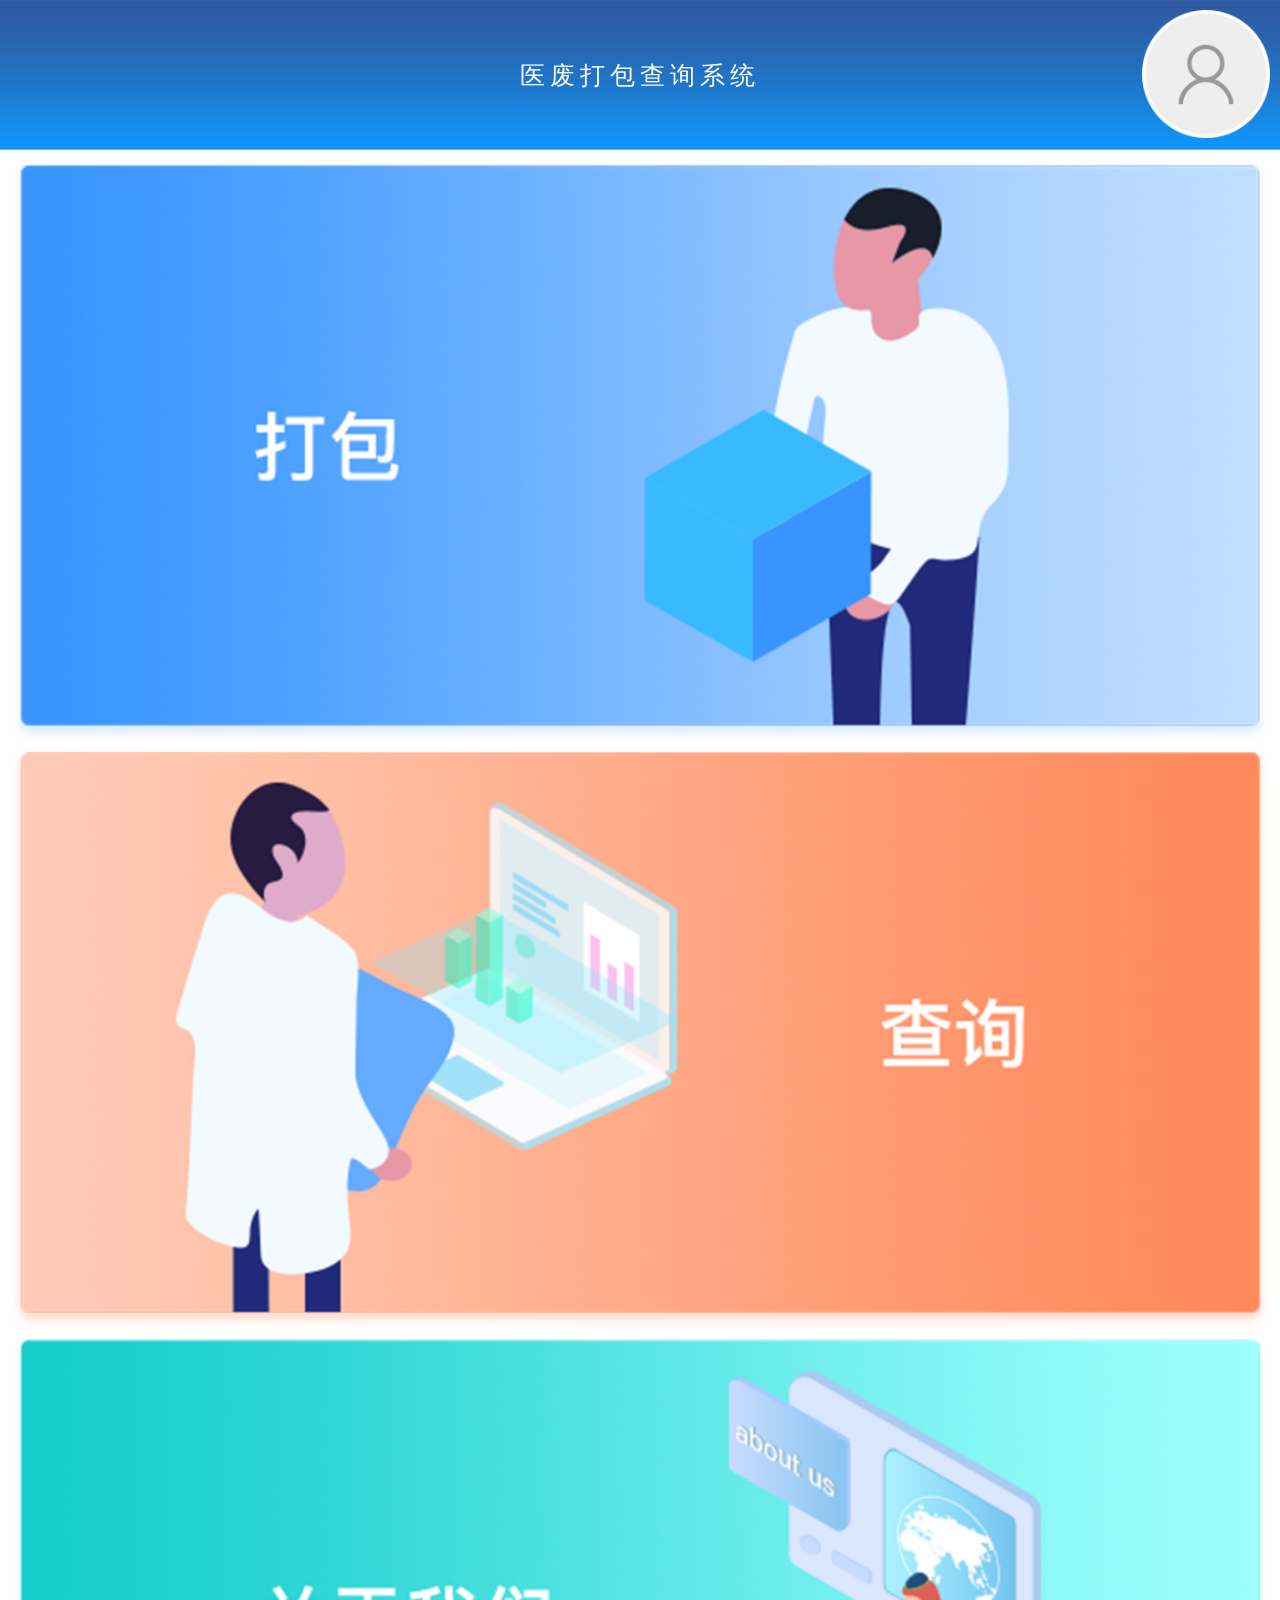
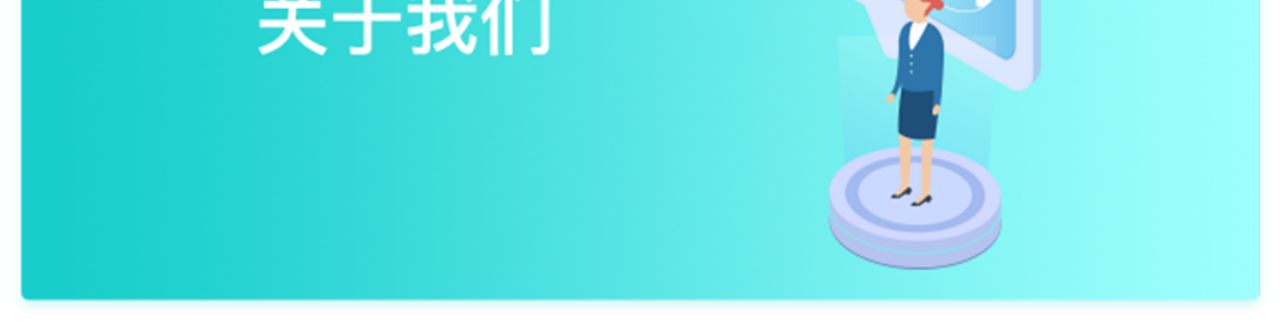
<file: index.html>
<!DOCTYPE html>
<html>
<head>
    <meta charset="utf-8">
    <meta name="viewport" content="width=device-width,initial-scale=1,minimum-scale=1,maximum-scale=1,user-scalable=no" />
    <title></title>   
    <link href="css/mui.min.css" rel="stylesheet"/> 
    <link href="css/index.css" rel="stylesheet"/> 
    <style type="text/css">
			html,body{
				margin: 0;
				padding: 0;
			}
    	html{
    		font-size: 10px;
    		background-color: white;
    	}
		.homeTop {
		    position: relative;
		    background: url("images/bg.png");
		    height: 10rem;
		    background-size: 100% 100%;
		}

		.homeTop .code{
			position: absolute;
			top:1rem;
			right: 1rem;
			width: 10%;
		}
		.homeTop span {
		    color: white;
		    font-weight: 500;
		    font-size: 2.5rem;  
				letter-spacing: .5rem;
		}
		ul{
			padding: 1rem 1rem 0 1rem !important;
		}
		ul img{
			width: 100%;
		}
		.mui-table-view img:active{
			box-shadow: 3px 5px 5px #9c8f8f;
		}
		.mui-table-view:after{
			display: none;
		}
		.homeTop .code{
			position: absolute;
			top:1rem;
			right: 1rem;
		}
		@media only screen and (min-width: 320px){
			.homeTop{
				height: 11rem;
			} 
		}
		@media only screen and (min-width: 375px){
				.homeTop{
					height: 13rem;
				} 
		}
		@media only screen and (min-width: 414px){
				.homeTop{
					height: 15rem;
				} 
		}

    </style>
</head>
<body>
	<div class="mui-content" id='content' >
		<div class="homePage_top">
			<!--标题-->
			<div class="homeTop rowf ac M">
	            <span class="text_center">医废打包查询系统</span>
	            <img class="code" src="images/user.png" >
	        </div>
	        
		    <ul class="mui-table-view">	
	      </ul>
	   </div>
	</div>
</body>
</html>
<script src="js/mui.min.js"></script>
<script src="js/index.js"></script>
<script src="js/jquery-3.0.0.min.js"></script>
<script src="js/vue.js"></script>
<script type="text/javascript" charset="utf-8">
      	mui.init();
		mui.plusReady(function(){
				plus.runtime.getProperty(plus.runtime.appid,function(inf){
　　　　　　vm.old_version=inf.version;
　　　　});
			//最新版本下载
   			vm.updata();
		});
//    	模块功能展示
      	var img= [
					{ModuleKey: "Pack", pic: "images/pack_3.png"},
      	{ModuleKey: "Search", pic: "images/search_3.png"},     	
      	{ModuleKey: "aboutUs", pic:"images/about_3.png"}];
				var html = '';
      	img.map(function(item,index){					
      		html+='<li class="'+item.ModuleKey+'">'+      	
      						'<img  src="'+item.pic+'" alt="">'+
      						'</li>'; 					
      	});
				$('.homePage_top .mui-table-view').append(html);
				   	
      	
		var vm = new Vue({
            el:'#content',
            data:{
            	old_version:''
            },
            methods:{
            	updata:function(a){
            		that = this;  
							$.get(url_all+"/api/PackMobileV1/GetLastVersion",
								{ },
								function(data){
									if(that.old_version.replace('.', '')<data.data.PackageVersion.replace('.', '')){
										var btnArray = ['否', '是'];
										mui.confirm('已有最新版本是否下载？', '提示', btnArray, function(e) {
											if (e.index == 1) {
												mui.toast('正在下载最新版本')
															var ua = navigator.userAgent.toLowerCase();
															 if(/iphone|ipad|ipod/.test(ua)) {
														plus.runtime.openURL(data.data.Url);
														}else if(/android/.test(ua)){
													var dtask = plus.downloader.createDownload( data.data.Url, {}, function ( d, status ) {
															if ( status == 200 ) { // 下载成功
																	var path = d.filename;
																	plus.runtime.install(path);  // 安装下载的apk文件
															} else {//下载失败			
																	mui.toast( "Download failed: " + status ); 
															}  
													});
													dtask.start(); 
														}else{
															return ;
														}
												
																						
											} else {
												mui.toast('取消下载')
											}
										})
										
									}else{
										mui.toast('已经是最新版本')
									}
								}
							);

            	}           	

            }  
   		});
//		进入模块
		$('.mui-table-view').on('tap','li',function(){
			if(plus.networkinfo.getCurrentType() == plus.networkinfo.CONNECTION_UNKNOW || plus.networkinfo.getCurrentType() == plus.networkinfo.CONNECTION_NONE) {
					plus.nativeUI.toast("当前网络异常，请检查后重试");
					return;
			}
			var html = $(this).attr('class');
      			var pageOne = plus.webview.getWebviewById(html);
						if(pageOne == null){
							mui.openWindow({
								url: 'html/'+html+'/'+html+'.html', 
								id:html,
								show:{
										aniShow:'slide-in-right',
										duration:300
									},
								waiting:{
									autoShow:false
								}
							});
						}else{
							pageOne.close();
						};
      	})	;
				mui('.homeTop').on('tap','.code',function(){
					mui.openWindow({
						url: 'html/personal/personal.html', 
						id:'personal',
						show:{
								aniShow:'slide-in-right',
								duration:300
							},
						waiting:{
							autoShow:false
						}
					});			    
				});
				
      	      	
      	/**
		 * Android返回键处理（IOS只能通过home键来杀掉程序）
		 * 返回逻辑：一秒内连续点击两次，退出程序；
		 * 这个官方已经写的很明白了，这里需要加上这一段代码，防止返回到入口页面；
		 */
		var first = null;
		mui.back = function() {
			if (!first) {
				first = new Date().getTime();
				plus.nativeUI.toast("再按一次退出应用");
				setTimeout(function() {
					first = null;
				}, 1000);
			} else {
				if (new Date().getTime() - first < 1000) {
					plus.runtime.quit();
				}
			}
		}
    </script>
</file>
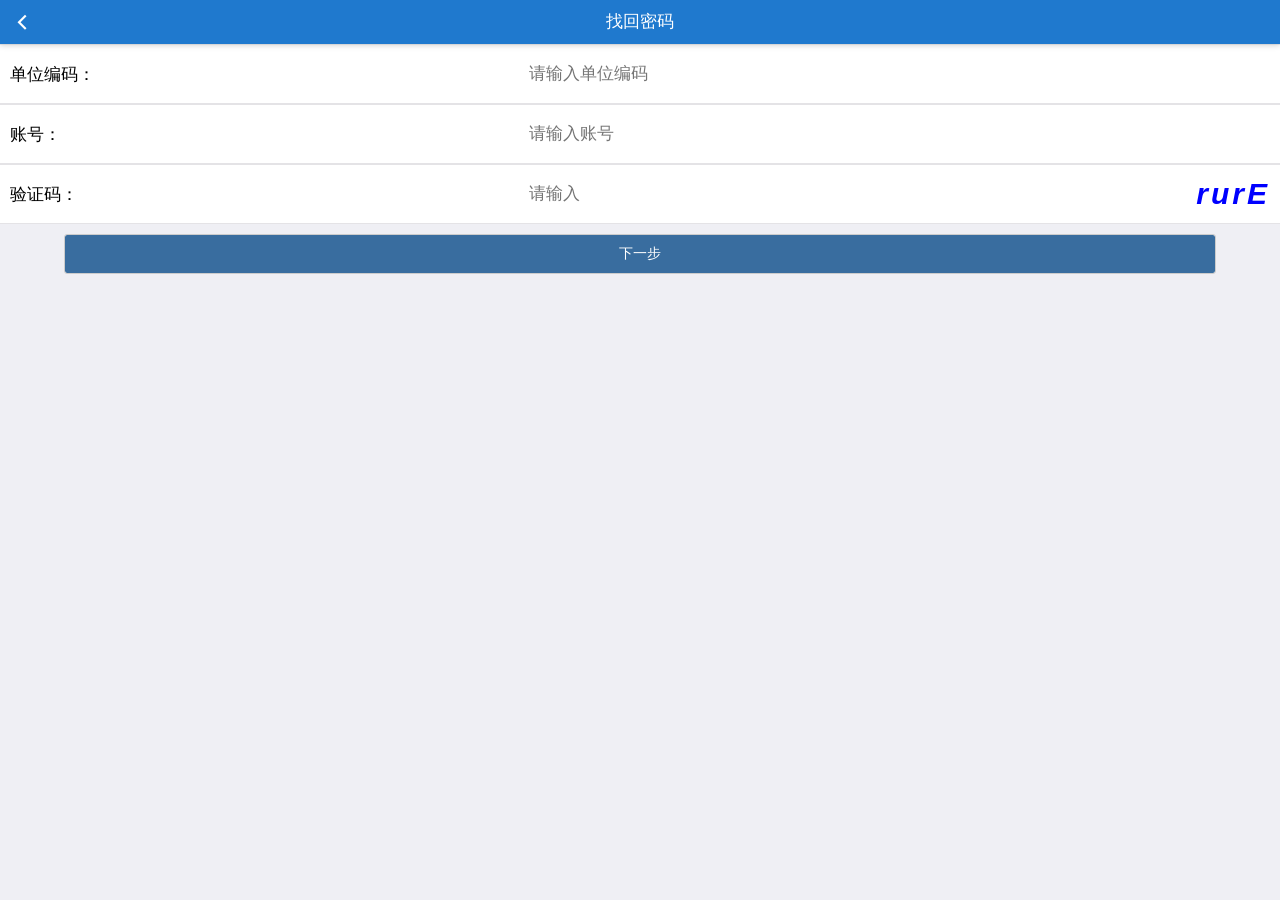
<file: html/login/forget_1.html>
<!DOCTYPE html>
<html>
	<head>
		
		<meta charset="UTF-8">
		<meta name="viewport" content="width=device-width, initial-scale=1.0" />
		<meta http-equiv="X-UA-Compatible" content="ie=edge" />
		<title></title>
	</head>
		<link rel="stylesheet" href="../../css/mui.min.css">
		<link rel="stylesheet" href="../../css/index.css">
		<style>
			html{
				font-size: 10px;
			}
			.mui-bar .mui-title{
				text-align: center;
			}
			.mui-input-group {
			    position: relative;
			    padding: 0;
			    border: 0;
			    background-color: #fff;
			    width: 100%;
			    padding:1rem;
					
			}
			.mui-input-row.right label{
				float: right;
			}
			.mui-btn{
				width: 90%;
			    margin: 1rem 5%;
			    height: 4rem;
			    background-color: #396d9f;
			    color: white;
			}
			.mui-input-row label{
				 line-height: 1.7;
				 border:none

			}
			.mui-input-group .mui-input-row {
			    height: 50px;
			    border:none;
			}
			.code {
			        /* background: url(code_bg.jpg); */
			    font-family: Arial;
			    font-style: italic;
			    color: blue;
			    font-size: 30px;
			    line-height: 40px;
			    border: 0;
			    /* padding: 2px 3px; */
			    letter-spacing: 3px;
			    font-weight: bolder;

			}
			.mui-input-row label~input {
			    padding: 10px;
			    border: none;
			    height: 50px;
			    line-height: 50px;
			}
			.mui-bar-nav {
			    background-color: #1F79CE;
			    color: white;
			}
			.mui-title {
			    color: #fff;
			}
			a {
			    color: #fff;
			}
			/*//////////////////*/
			.mui-input-group input{
			    border: none;
			    height: 40px;
			    margin-bottom: 0;
			    color: #333333;
			}
			input.mui-input-clear:focus{
				border: none;color: #396d9f;}//光标颜色
			#content .mui-input-group:nth-child(1){
				margin-top: .5rem;
			}
									
		</style>
	<body>
		<!--导航栏-->
		<header  id="header" class="mui-bar mui-bar-nav">
		    <a class="mui-action-back mui-icon mui-icon-left-nav mui-pull-left"></a>
		    <h1 class="mui-title">找回密码</h1>
		</header>
		<div class="mui-content" id='content'>
		    
			<form class="mui-input-group">
			    <div class="rowf be text_center">
			    	<span class="col-30 rowf ac M">单位编码：</span>
			        <input type="text" class="mui-input-clear col-60" v-model='unitCoding'  placeholder="请输入单位编码">
			    </div>
			</form>
			<form class="mui-input-group">
			    <div class="rowf be text_center">
			    	<span class="col-30 rowf ac M">账号：</span>
			        <input type="text" class="mui-input-clear col-60" v-model='num'  placeholder="请输入账号">
			    </div>
			</form>
			<form class="mui-input-group">
			    <div class="rowf be">
			    	<span class="col-30 rowf ac M">验证码：</span>
			    	<div class="col-60 rowf be">
			    		<input type="text" class="mui-input-clear col-50" placeholder="请输入" v-model ='pass'>	
			        	<div class="code col-40" id="checkCode" @click="createCode()" ></div>
			    	</div>
			        
			    </div>
			</form>
			<button type="button" class="mui-btn" @click = 'forget()'>下一步</button>

		</div>
	</body>
</html>
	<script src="../../js/mui.min.js"></script>
	<script src="../../js/time.js"></script>
	<script src="../../js/jquery-3.0.0.min.js"></script>
	<script src="../../js/index.js" type="text/javascript" charset="utf-8"></script>
	<script type="text/javascript" src="../../js/vue.js"></script>

	<script type="text/javascript">
		mui.init();
   		var vm = new Vue({
		       	el:'#content',
		        data:{
		        	num:'',
		        	pass:'',
		        	code:'',
		        	name:'',
		        	nextCode:'',
		        	phone:'',
		        	show:false,
		        	unitCoding:'',
							Time:''
		        },
		        methods:{
		        	forget:function(){
		        		if (this.pass.length <= 0 ||this.num.length<=0 ) 
				            {
				                mui.toast("账号或验证码不能为空！");
				            }
				            else if (this.pass.toUpperCase() != this.code.toUpperCase()) 
				            {
				                mui.toast("验证码输入有误！");
//				                this.createCode();
				            }
				            else 
				            {       
				                that = this;												
												if(moment().unix() - localStorage.getItem('Time')>60 || !localStorage.getItem('Time')){
													$.get(url_all+"/api/PackMobileV1/ForgetPassword?",
														{ Username:vm.num,
															CompanyCode:vm.unitCoding,
															},
														function(data){
															that.phone = data.data;
															localStorage.setItem('Mobile',data.data);
															localStorage.setItem('code',vm.unitCoding);
															localStorage.setItem('Username',vm.num);
															localStorage.setItem('Time',moment().unix());	
														
																//进入下一级
															mui.openWindow({
																url: 'forget_2.html', 
																id:'forget_2',
																extras:{ 
																		},
																show:{
																		aniShow:'slide-in-right',
																		duration:300
																	},
																waiting:{
																	autoShow:false
															}
														});
														}
													);
												}else{
														//进入下一级
													mui.openWindow({
															url: 'forget_2.html', 
															id:'forget_2',
															show:{
																	aniShow:'slide-in-right',
																	duration:300
																},
															waiting:{
																autoShow:false
														}
													})
												
				               }

				            }
		        		
		        	},
		        	createCode:function(){
		        		code = "";
			            var codeLength = 4; //验证码的长度
			            var checkCode = document.getElementById("checkCode");
			            var codeChars = new Array( 
			            'a','b','c','d','e','f','g','h','i','j','k','l','m','n','o','p','q','r','s','t','u','v','w','x','y','z',
			            'A', 'B', 'C', 'D', 'E', 'F', 'G', 'H', 'I', 'J', 'K', 'L', 'M', 'N', 'O', 'P', 'Q', 'R', 'S', 'T', 'U', 'V', 'W', 'X', 'Y', 'Z'); //所有候选组成验证码的字符，当然也可以用中文的
			            for (var i = 0; i < codeLength; i++) 
			            {
			                var charNum = Math.floor(Math.random() * 52);
			                code += codeChars[charNum];
			            }
			            if (checkCode) 
			            {
			                checkCode.className = "code";
			                checkCode.innerHTML = code;
			                this.code = code;
			            }
		        	}
		
		        }
			});
		vm.createCode();
	</script>
</file>
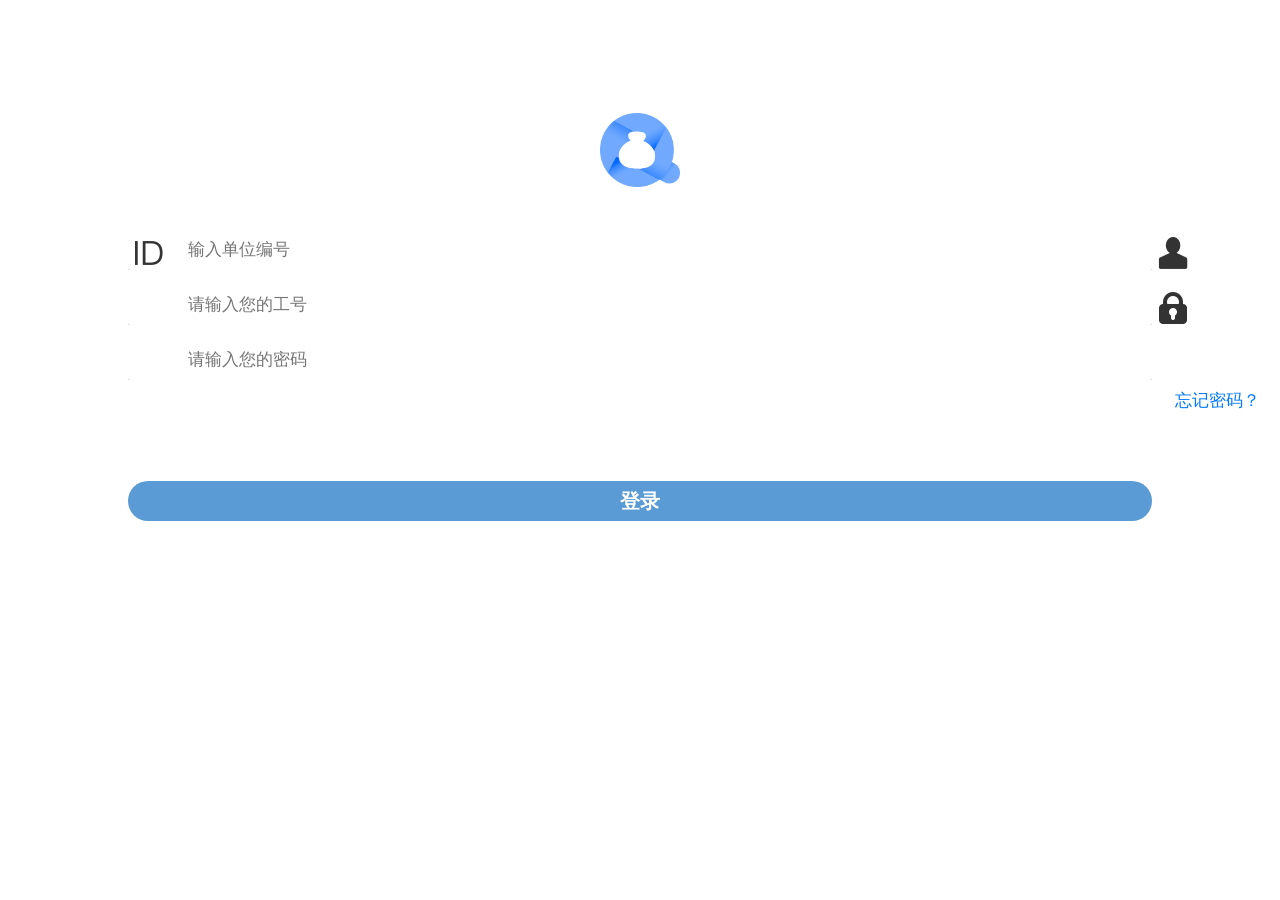
<file: html/login/login.html>
<!DOCTYPE html>
<html>
    <head>
        <meta charset="utf-8">
        <title>登录</title>
        <meta name="viewport" content="width=device-width,initial-scale=1,minimum-scale=1,maximum-scale=1,user-scalable=no" />
        <meta name="apple-mobile-web-app-capable" content="yes">
        <meta name="format-detection" content="telephone=no">
        <meta name="apple-mobile-web-app-status-bar-style" content="black">
        <link rel="stylesheet" href="../../css/mui.min.css">
        <link rel="stylesheet" href="../../css/index.css" />
        <style>
        	html{
        		font-size: 10px;
        	}
        .mui-content {
				background:white;
				margin: 0;
				padding: 0;
			}
		.login{width: 100%;
			height: 100%;
			}
		.wraper{
			width: 100%;
			height: auto;
			color: rgb(128, 128, 128);
		}
		.logo-photo{
			width: 10rem;
			height: 10rem;
			text-align: center;
			margin: 10rem auto 0;
		}
		.logo-photo>img{
			width: 8rem;
		}
		.login-input{
			width: 80%;
			height: 15rem;
			margin:6rem auto 0;
			
		}
		.login-inline{
			    font-family: "微软雅黑";
		    border: 0;
		    font-size: 16px;
		    border-bottom: 2px solid #ddd;
		    padding: 10px 0 10px 0px;
		}
		.login-btn{
			width: 100%;
			text-align: center;
			margin-top: 3rem;
		}
		.login-btn button{
			width: 80%;
			height: 4rem;
			background-color: rgb(90,155,213);
			border-radius: 2rem;
			border: 0;
			font-size: 2rem;
			font-weight: 600;
			color: #fff;
			margin-top:3rem;
		}      
		.mui-btn-success{color:#fff;border:1px solid #00BFFF;background-color:#00BFFF}
		#content input{
			border: none;
		}
		body{
			background-color: white;
		}
		.forget a{
			margin: 1rem 2rem;
		}
		input[type=text],input[type=password]{
			padding: 1rem 6rem;
		}
		.item.item-input{
			position: relative;
		}
		.input_img{
			position: absolute;
			top: 0.6rem;
    		left: 0.5rem;
		}
		.border.col-100 + div{
			margin: 1rem 0;
		}
        </style>
    </head>
    <body >
        <div class="mui-content" id='content'>
        	<div class="wraper">
         	<div class="logo-photo rowf M ac">
         		<img src="../../images/login_icon.png"/>
         	</div>
         	<div class="list login-input" style="margin-top: 3rem;position: relative;">
			    <label class="item item-input login-inline">
			    	<img class="input_img" src="../../images/id_login.png" alt="" />
				    <input type="text" id='code' v-model="code" placeholder="输入单位编号" >
				  </label>
			    <label class="item item-input login-inline">
			    	<img class="input_img" src="../../images/people_login.png" alt="" />
				    <input type="text" v-model="name" id="name" placeholder="请输入您的工号" autofocus >
				     <span class="input-label" style="display: none;">请输入工号</span>
				  </label>				  
				  <label class="item item-input login-inline">
				  	<img class="input_img" src="../../images/password.png" alt="" />
				    <input type="password" id='password' v-model="password" placeholder="请输入您的密码" >
				  </label>	
			</div>
			<div class="forget rowf R">
				<a id='forget'>忘记密码？</a>	
			</div>

         	<!--*****************-->
         	<div class="login-btn" style="position: relative;">
         		<div style="position: absolute;top:-1rem;text-align: center;width: 100%;" class="rowf M ac"  v-if = 'show'><p class="h4" style="color:red">账号或密码不正确</p></div>
         		<button id='login' @click="login()">登录</button>
         	</div>
         </div>  
		</div>
        <script src="../../js/mui.min.js" type="text/javascript" charset="utf-8"></script>
        <script type="text/javascript" src='../../js/jquery-3.0.0.min.js'></script>
        <script src="../../js/index.js" type="text/javascript" charset="utf-8"></script>
        <script type="text/javascript" src="../../js/vue.js"></script>
		<script type="text/javascript">
             mui.init();
			document.addEventListener('plusready', function(){			
				if(plus.networkinfo.getCurrentType() == plus.networkinfo.CONNECTION_UNKNOW || plus.networkinfo.getCurrentType() == plus.networkinfo.CONNECTION_NONE) {
					plus.nativeUI.toast("当前网络异常，请检查后重试");
					return;
				}
	        	
			}, false);
			
				
			document.getElementById('forget').addEventListener('tap', function() {
			     mui.openWindow({
			         url: 'forget_1.html', 
			         id:'forget_1',
			         show:{
			            aniShow:'slide-in-right',
			            duration:300
			          },
			         waiting:{
			          autoShow:false
			         }
			    });
			});

	   		var vm = new Vue({
	               	el:'#content',
	                data:{
	                	name:'',
	                	password:'',
	                	code:'',
	                	show:false,
	                	info:'',
	                	endemicAreaId:'',
	                	personMesg:[]
                	
	                },
	                methods:{
//	                	登陆按钮  登陆
	                	login:function(){
	                		
	                		that = this;
//		                		if(plus.networkinfo.getCurrentType() == plus.networkinfo.CONNECTION_UNKNOW || plus.networkinfo.getCurrentType() == plus.networkinfo.CONNECTION_NONE) {
//									plus.nativeUI.toast("当前网络异常，请检查后重试");
//									return;
//								}
							$.ajax({
								url: url_all+'/api/PackMobileV1/Login?',		 
								dataType: 'json',
								data:{
									CompanyCode:that.code,
									Username:that.name,
						    	Password:that.password
								},
								method: 'get',
								success: function(data) {
									console.log(data.data)
									that.personMesg = data.data;
									if(that.personMesg){
		//								存储登陆人员信息
										localStorage.setItem('Code',that.code);
										localStorage.setItem('name',that.name);
										localStorage.setItem('password',that.password);
		        				localStorage.setItem('CanPack',that.personMesg.CanPack);
										localStorage.setItem('Name',that.personMesg.Name);
										localStorage.setItem('Mobile',that.personMesg.Mobile);
										localStorage.setItem('CanTrans',that.personMesg.CanTrans);
										localStorage.setItem('CompanyId',that.personMesg.CompanyId);
										localStorage.setItem('MyUserId',that.personMesg.MyUserId);
										localStorage.setItem('Username',that.personMesg.Username);
										localStorage.setItem('Modules',JSON.stringify(that.personMesg.Modules));
										localStorage.setItem('Partitions',JSON.stringify(that.personMesg.Partitions));
		//								打开首页
					            		mui.openWindow({
									         url: '../../index.html', 
									         id:'index',
										     extras:{
						                    	today:that.personMesg.Modules,
						               		},
									         show:{
									            aniShow:'slide-in-right',
									            duration:300
									          },
									         waiting:{
									          autoShow:false
									    	}
									    });
										that.show = false;
									}else{
										that.show = true;
									}
								},
								error: function(xhr) {
									//异常处理；
									mui.toast('服务器连接错误')
								}
							})

	                	},
//	                	忘记密码  重新注册
	                	forget:function(){
	                		mui.openWindow({
						         url: 'forget_1.html', 
						         id:'forget_1',
						         extras:{
			                    	CompanyCode:that.personMesg.CompanyCode,
			                    	Username:that.personMesg.Username
			               		},
						         show:{
						            aniShow:'slide-in-right',
						            duration:300
						          },
						         waiting:{
						          autoShow:false
						    	}
						    });
	                	},

	                }
	        });
//      	记住密码
	        if(localStorage.getItem('name')){
	        	vm.name=localStorage.getItem('name');
	        };
	        if(localStorage.getItem('password')){
	        	vm.password=localStorage.getItem('password');
	        };
	        if(localStorage.getItem('Code')){
	        	vm.code=localStorage.getItem('Code');
	        	
	        };
	        /**
			 * Android返回键处理（IOS只能通过home键来杀掉程序）
			 * 返回逻辑：一秒内连续点击两次，退出程序；
			 * 这个官方已经写的很明白了，这里需要加上这一段代码，防止返回到入口页面；
			 */
			var first = null;
			mui.back = function() {
				if (!first) {
					first = new Date().getTime();
					plus.nativeUI.toast("再按一次退出应用");
					setTimeout(function() {
						first = null;
					}, 1000);
				} else {
					if (new Date().getTime() - first < 1000) {
						plus.runtime.quit();
					}
				}
			}


        </script>
    </body>
</html>
</file>
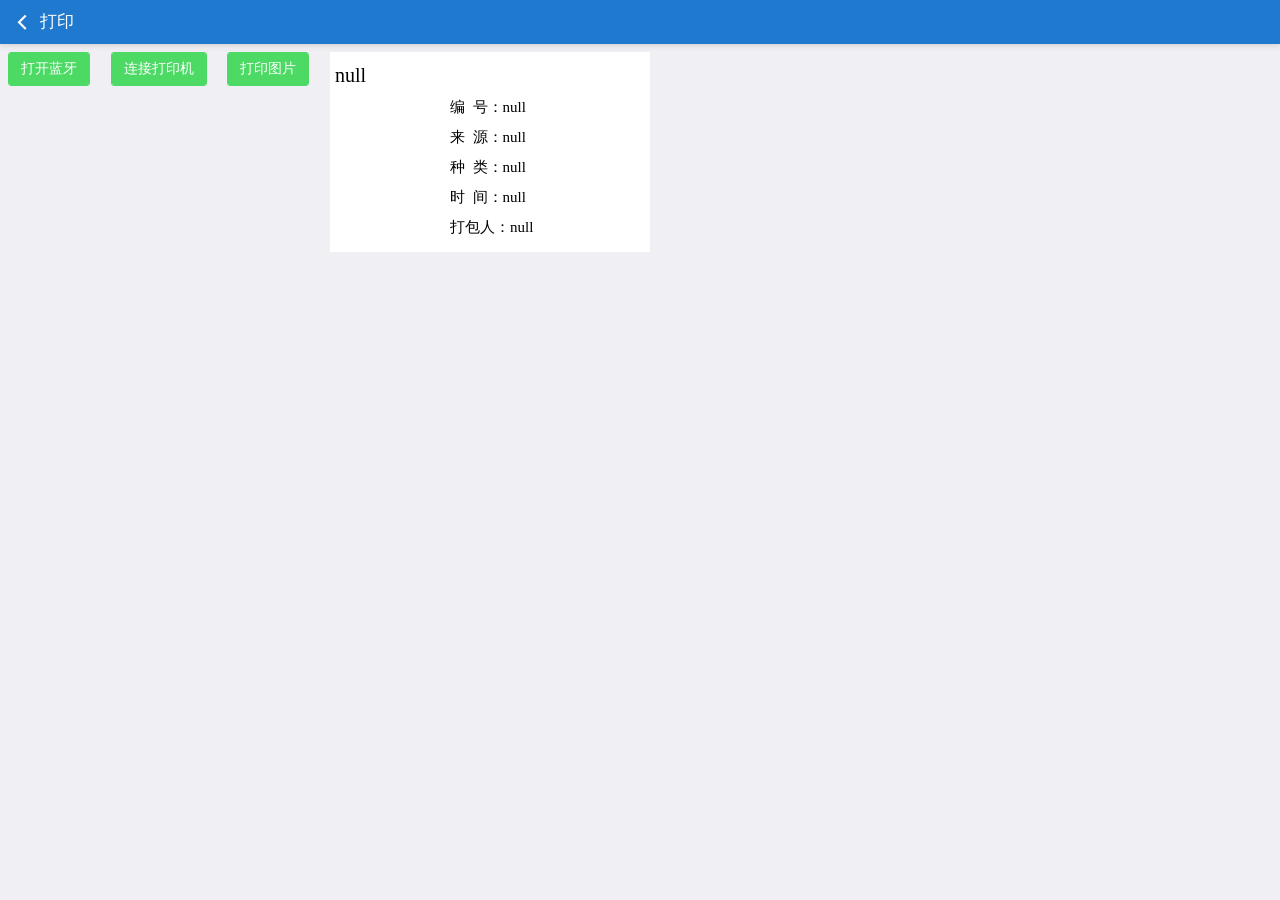
<file: html/Pack/pack_1.html>
<!DOCTYPE html>
<html>

	<head>
		<meta charset="utf-8">
		<meta name="viewport" content="width=device-width,initial-scale=1,minimum-scale=1,maximum-scale=1,user-scalable=no" />
		<title></title>
		<script src="../../js/mui.min.js"></script>
		<link href="../../css/mui.min.css" rel="stylesheet" />
		<link href="../../css/index.css" rel="stylesheet" />
		<style type="text/css">
			.mui-bar-nav {
				background-color: #1F79CE;
				color: white;
			}
			
			.mui-bar .mui-title {
				color: white;
			}
			
			.mui-bar-nav.mui-bar .mui-icon {
				color: white;
			}
			
			#container,
			#imgId,
			#qrcode {
				background-color: white;
			}
			
			#qrcode {
				display: none;
			}
			@media only screen and (min-width: 310px){
				#container{
					margin: 0;
				} 
			}
			@media only screen and (min-width: 360px){
				#container{
					margin: 0.5rem ;
				} 
			}
			.mui-content .btn,#container{
				margin: 0.5rem ;
			}
		</style>
		<script type="text/javascript" charset="utf-8">
			mui.init();
		</script>
	</head>

	<body>
		<!-- 顶部导航 -->
		<header class="mui-bar mui-bar-nav bgc_main head">
			<a class="mui-action-back mui-icon mui-icon-left-nav mui-pull-left"></a>
			<h1 class="mui-title">打印</h1>
		</header>
		<div class="mui-content">
			<button class="btn mui-btn-green" onclick="openBluetoothPrinter()">打开蓝牙</button>
			<button class="btn mui-btn-green" onclick="connectBluetoothPrinter()">连接打印机</button>
			<button class="btn mui-btn-green" onclick="printImg()">打印图片</button>
			<canvas id="container" width="320" height="200" >				
		</div>
		<div id='qrcode'></div>
		<script src="../../js/jquery-3.0.0.min.js"></script>
		<script src="../../js/time.js"></script>
		<script src="../../js/plugin.js" type="text/javascript" charset="utf-8"></script>
		<script type="text/javascript" src="http://cdn.staticfile.org/jquery.qrcode/1.0/jquery.qrcode.min.js"></script>
		<script src="../../js/vue.js"></script>
		<script type="text/javascript">
			//判断缓存的设备地址
			var vm = new Vue({
				el: '.mui-content',
				data: {
					printerCode: '',
					title: '',
					code: '',
					from: '',
					kind: '',
					time: '',
					pack: ''
		
				}
			});
			vm.title = localStorage.getItem('Next_title');
			vm.code = localStorage.getItem('Next_code');
			vm.from = localStorage.getItem('Next_from');
			vm.kind = localStorage.getItem('Next_kind');
			vm.time = localStorage.getItem('Next_time');
			vm.pack = localStorage.getItem('Next_pack');
			var interval = 30;
			var textY= 60;			
			var c = document.getElementById("container");
			var ctx = c.getContext("2d");
			ctx.strokeStyle = "red";
			ctx.font = "20px 黑体";
			ctx.fillText(vm.title, 5, 30);
			ctx.font = "15px 黑体";
			ctx.fillText("编  号：" + vm.code, 120, textY+(0*interval));
			ctx.fillText("来  源：" + vm.from, 120, textY+(1*interval));
			ctx.fillText("种  类：" + vm.kind, 120, textY+(2*interval));
			ctx.fillText("时  间：" + vm.time, 120, textY+(3*interval));
			ctx.fillText("打包人：" + vm.pack, 120, textY+(4*interval));
		
			ctx.stroke();
			var imgObj = new Image();
			var imgObj_1 = new Image();
			var qrimage = new Image();
			$('#qrcode').qrcode({
				width: 100,
				height: 100,
				text: vm.code
			});
			qrimage = $('#qrcode').find('canvas')[0].toDataURL("image/png");
			switch (vm.kind){
				case '感染性废物':
				imgObj_1.src = "../../images/YfType_Gr_1.png";
				break;
				case '病理性废物':
				imgObj_1.src = "../../images/YfType_Bl_1.png";
				break;
				case '损伤性废物':
				imgObj_1.src = "../../images/YfType_Ss_1.png";
				break;
				case '化学性废物':
				imgObj_1.src = "../../images/YfType_Hx_1.png";
				break;
				case '药物性废物':
				imgObj_1.src = "../../images/YfType_Yw_1.png";
				break;
				default:
				imgObj_1.src = "../../images/YfType_Qt_1.png";
					break;
			}
			imgObj.src = qrimage;
			//待图片加载完后，将其显示在canvas上
			imgObj_1.onload = function() {
				// ctx.drawImage(this, 200, 5);//this即是imgObj,保持图片的原始大小：470*480
				ctx.drawImage(this, 250, 5, 25, 25); //改变图片的大小到1024*768					
		
			};
			imgObj.onload = function() {
				// ctx.drawImage(this, 200, 5);//this即是imgObj,保持图片的原始大小：470*480
				ctx.drawImage(this, 5, textY+5, 100, 100); //改变图片的大小到1024*768
			};
		
			function bluetoothIsEnabled() {
				plus.myPlugin.bluetoothIsEnabled(function(result) {
					mui.toast("蓝牙已开启");
				}, function(result) {
					mui.toast("蓝牙已关闭");
				});
			}
		
			function openBluetoothPrinter() {
				plus.myPlugin.openBluetoothPrinter(function(result) {
					mui.toast("蓝牙已开启");
				}, function(result) {
					mui.toast("蓝牙已关闭");
				});
			}
		
			function connectBluetoothPrinter() {
				plus.myPlugin.connectBluetoothPrinter(function(result) {
					mui.toast("蓝牙已开启");
				}, function(result) {
					mui.toast("蓝牙已关闭");
				});
			}
		
			function printImg() {
				plus.myPlugin.printImg(c.toDataURL().split('base64,')[1], function(result) {
					mui.toast("蓝牙打印机已连接");
				}, function(result) {
					mui.toast("蓝牙打印机未连接");
				});
			}
		
			function PrinterConnectScaning() {
				mui.toast("打印机扫描中...");
			}
		
			function PrinterConnectStart() {
				mui.toast("打印机连接开始!");
			}
		
			function PrinterConnecting() {
				mui.toast("打印机连接中...");
			}
		
			function PrinterConnectSuccess() {
				mui.toast("打印机连接成功!");
			}
		
			function PrinterConnectFail() {
				mui.toast("打印机连接失败!");
			}
		
			function PrinterConnectColse() {
				mui.toast("打印机连接关闭!");
			}
		
			
		</script>
	
	</body>

</html>
</file>
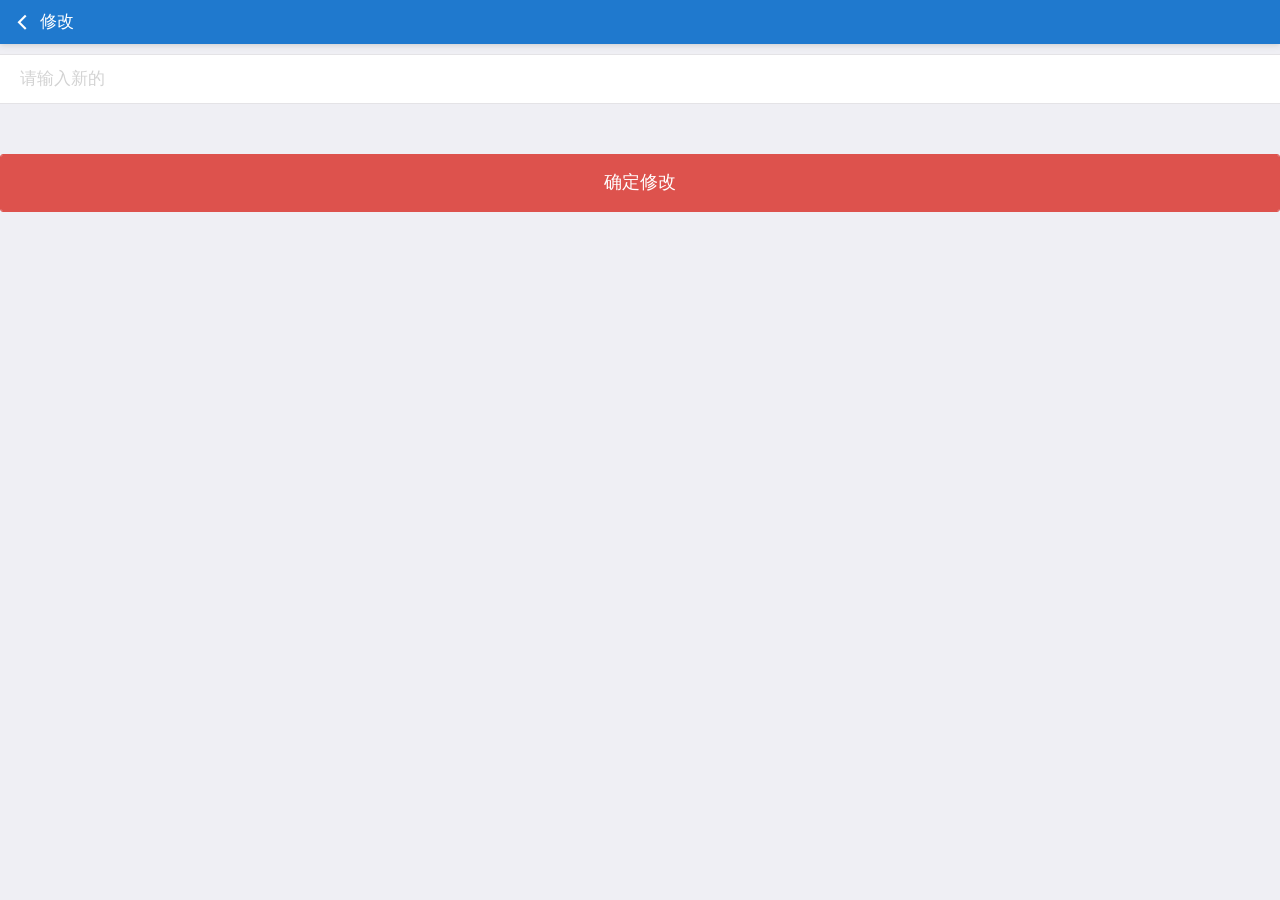
<file: html/personal/change.html>
<!doctype html>
<html>

	<head>
		<meta charset="UTF-8">
		<title></title>
		<meta name="viewport" content="width=device-width,initial-scale=1,minimum-scale=1,maximum-scale=1,user-scalable=no" />
		<link href="../../css/mui.min.css" rel="stylesheet" />
		<link href="../../css/index.css" rel="stylesheet" />
		<style>
			html{
				font-size: 10px;
			}
			a {
				color: white;
			}
			.mui-bar-nav {
			    background-color: #1F79CE;
			}
			#header .mui-title {
			    color: #fff;
			}
			.pass>div{
				margin: 1rem 0;
				padding: 0.5rem;
				font-size: 1.8rem;
				color: lightgrey;
			}
			input::-webkit-input-placeholder, textarea::-webkit-input-placeholder { 
				color: lightgray; 
			}
			#footer{
				margin-top: 5rem;
			}
		</style>
	</head>
		<header id="header" class="mui-bar mui-bar-nav" >
			<a class="mui-action-back mui-icon mui-icon-left-nav mui-pull-left"></a>
			<h1 class="mui-title">修改</h1>
		</header>
		<div class="mui-content" >

			<form class="mui-input-group pass" >
				<div class="rowf ac ">
					<input type="text"  v-model="pass" placeholder="请输入新的{{user}}" / >					
				</div>
			</form>

			<div id="footer">
				<button @click='chang'   type="button" class="mui-btn mui-btn-danger mui-btn-block " >
					确定修改
				</button>
			</div>
			
		</div>
	<body>
		<script src="../../js/index.js"></script>
		<script src="../../js/mui.js"></script>
		<script src="../../js/jquery-3.0.0.min.js"></script>
		<script src="../../js/vue.js"></script>
		<script type="text/javascript">
			mui.init();
			mui.plusReady(function(){
				var self = plus.webview.currentWebview();
				vm.className = self.className.split(' ')[1];
				switch(vm.className){
					case "name":
						vm.user = '姓名'
					break;
					case "phone":
						vm.user = '手机号'
					break;
					default:
						vm.user = '邮箱'
					break;
				}
				$('.mui-title').text('修改'+vm.user)				
			});
			var vm = new Vue({
               el:'.mui-content',
                data:{
									user:'',
									pass:'',
									re1:/^[\u4e00-\u9fa5]{2,4}$/,
									reg:/^0?1[3578]\d{9}$/,
									myReg:/^\w+((-\w+)|(\.\w+))*\@[A-Za-z0-9]+((\.|-)[A-Za-z0-9]+)*\.[A-Za-z0-9]+$/

                	},
                methods:{                	
                	chang:function(){
											that = this;
											var list = plus.webview.currentWebview().opener();
											switch(vm.className){
												case "name":
													//只包括英文字母与汉字
													if (!that.re1.test(that.pass)){
															mui.toast("请填写正确的姓名！");
															return false;
													}
													$.get(url_all+"/api/PackMobileV1/UpdateName?",
														{ UserId:localStorage.getItem('MyUserId'),
															Name:that.pass
															},
														function(data){
															console.log(JSON.stringify(data))
																if(data.status == 0){
																	mui.toast('修改成功');
																	//触发列表界面的自定义事件（refresh）,从而进行数据刷新  
																	mui.fire(list, 'personal',{id:vm.className+','+vm.pass});  
																	mui.back();
																}else{
																	mui.toast(data.message);
																}
														}
													);
												break;
												case "phone":
													if(!that.reg.test(that.pass)){
															mui.toast("请填写正确的手机号码！");
															return false;
													}
													$.get(url_all+"/api/PackMobileV1/UpdateMobile?",
														{ UserId:localStorage.getItem('MyUserId'),
															Mobile:that.pass
															},
														function(data){
															console.log(JSON.stringify(data))
																if(data.status == 0){
																	mui.toast('修改成功');
																	  
																	//触发列表界面的自定义事件（refresh）,从而进行数据刷新  
																	mui.fire(list, 'personal',{id:vm.className+','+vm.pass});  
																	mui.back();
																}else{
																	mui.toast(data.message);
																}
														}
													);
												break;
												default:
													if(!that.myReg.test(that.pass)){
															mui.toast("邮箱格式不正确！");
															return false;
													}
													$.get(url_all+"/api/PackMobileV1/UpdateEmail?",
														{ UserId:localStorage.getItem('MyUserId'),
															Email:that.pass
															},
														function(data){
															console.log(JSON.stringify(data))
																if(data.status == 0){
																	mui.toast('修改成功');
																	//触发列表界面的自定义事件（refresh）,从而进行数据刷新  
																	mui.fire(list, 'personal',{id:vm.className+','+vm.pass});  
																	mui.back();
																}else{
																	mui.toast(data.message);
																}
														}
													);
												break;
											}					
                	}
								}
    		});
				
		</script>
	</body>

</html>
</file>
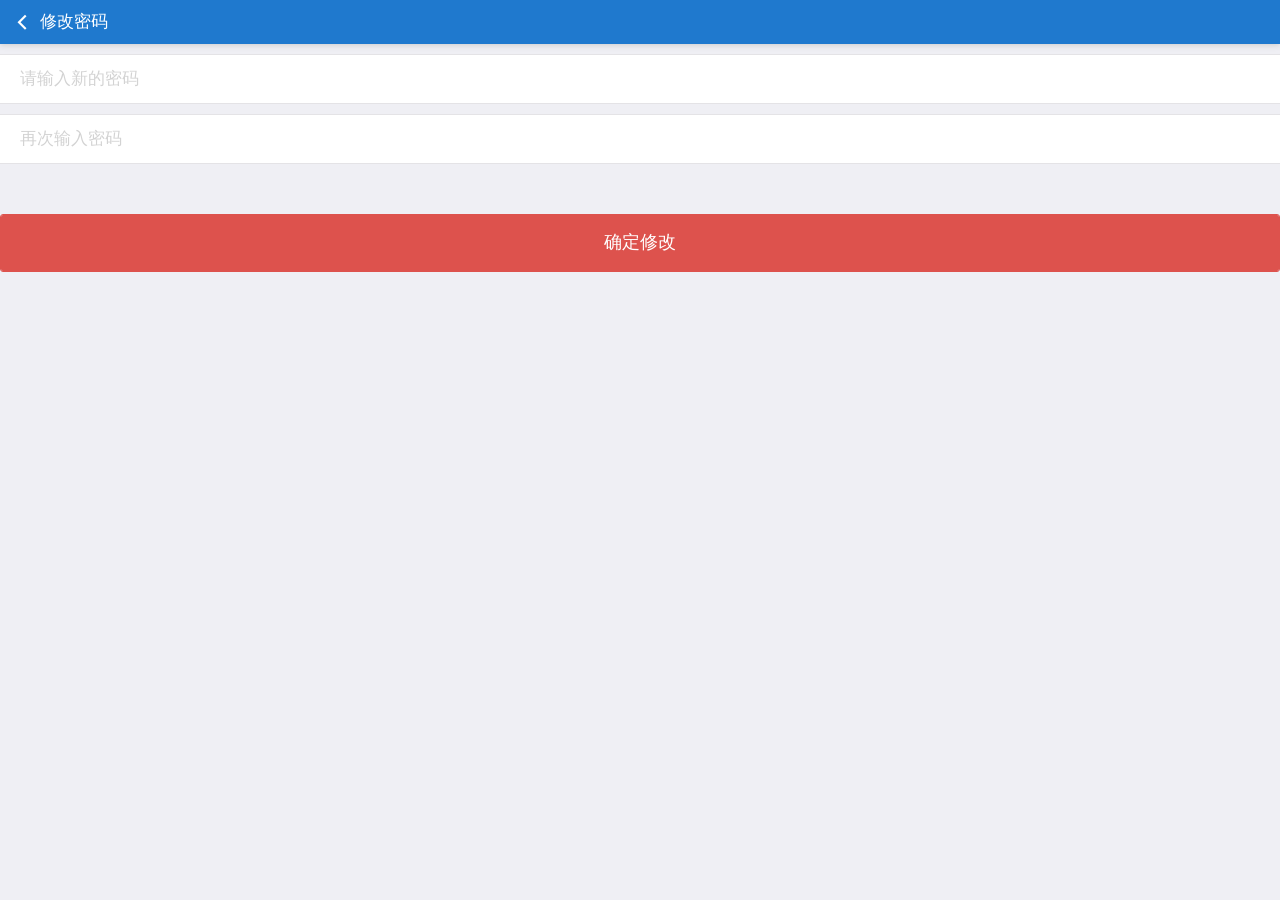
<file: html/personal/pass.html>
<!doctype html>
<html>

	<head>
		<meta charset="UTF-8">
		<title></title>
		<meta name="viewport" content="width=device-width,initial-scale=1,minimum-scale=1,maximum-scale=1,user-scalable=no" />
		<link href="../../css/mui.min.css" rel="stylesheet" />
		<link href="../../css/index.css" rel="stylesheet" />
		<style>
			html{
				font-size: 10px;
			}
			a {
					color: white;
			}
			.mui-bar-nav {
			    background-color: #1F79CE;
			}
			#header .mui-title {
			    color: #fff;
			}
			.pass>div{
				margin: 1rem 0;
				padding: 0.5rem;
				font-size: 1.8rem;
				color: lightgrey;
			}
			input::-webkit-input-placeholder, textarea::-webkit-input-placeholder { 
				color: lightgray; 
			}
			#footer{
				margin-top: 5rem;
			}
		</style>
	</head>
		<header id="header" class="mui-bar mui-bar-nav">
			<a class="mui-action-back mui-icon mui-icon-left-nav mui-pull-left"></a>
			<h1 class="mui-title">修改密码</h1>
		</header>
		<div class="mui-content" >

			<form class="mui-input-group pass" >
				<div class="rowf ac ">
					<input type="text"  v-model="pass" placeholder="请输入新的密码" / >					
				</div>
			</form>
			<form class="mui-input-group pass" >
				<div class="rowf ac ">
					<input type="text"  v-model="pass_1" placeholder="再次输入密码" / >					
				</div>
			</form>
			<div id="footer">
				<button @click='chang'   type="button" class="mui-btn mui-btn-danger mui-btn-block " >
					确定修改 
				</button>
			</div>
			
		</div>
	<body>
		<script src="../../js/index.js"></script>
		<script src="../../js/mui.js"></script>
		<script src="../../js/jquery-3.0.0.min.js"></script>
		<script src="../../js/vue.js"></script>
		<script type="text/javascript">
			mui.init();
	    mui.plusReady(function(){

			});
			var vm = new Vue({
               el:'.mui-content',
                data:{
									pass:'',
									pass_1:''

                	},
                methods:{                	
                	chang:function(){
										that = this;
										if(that.pass !=that.pass_1){
											mui.toast('请重新输入新密码');
											return false
										}
										$.get(url_all+"/api/PackMobileV1/UpdatePassword?",
											{ UserId:localStorage.getItem('MyUserId'),
												NewPassword:that.pass
												},
											function(data){
												console.log(JSON.stringify(data))
													if(data.status == 0){
														mui.toast('修改成功');
														plus.webview.currentWebview().close();
													}
											}
										);
                	}
								}
    		});
				
		</script>
	</body>

</html>
</file>
<file: css/index.css>
.mui-bar-tab .mui-tab-item .mui-icon~.mui-tab-label{
	    font-size: 12px;
}

/*图标样式*/
@font-face {font-family: "iconfont";

  src:url('../fonts/iconfont.ttf') format('truetype'); , /* chrome, firefox, opera, Safari, Android, iOS 4.2+*/

}


.iconfont {
  font-family:"iconfont" !important;
  font-size:16px;
  font-style:normal;
  -webkit-font-smoothing: antialiased;
  -moz-osx-font-smoothing: grayscale;
}

.icon-shouye:before { content: "\e621"; }

.icon-message:before { content: "\e616"; }

.icon-xiaoxi:before { content: "\e60f"; }

.icon-shouye-copy:before { content: "\e60b"; }

.icon-jiankong-:before { content: "\e611"; }

.icon-monitor:before { content: "\e606"; }

.icon-wode:before { content: "\e60d"; }

.icon-wode1:before { content: "\e600"; }

.icon-jiaojieban:before { content: "\e607"; }

.icon-jiankong-copy-copy-copy:before { content: "\e601"; }
.rowf{
    display: flex;
    display: -webkit-flex; /* Safari */  
}
.ac{
    align-items: center;
    -webkit-align-items: center;
    
}
.M{
    justify-content: center;
    -webkit-justify-content: center;
}
.L{
    justify-content: flex-start;
    -webkit-justify-content: flex-start;
}
.R{
    justify-content: flex-end;
    -webkit-justify-content: flex-end;
}
.be{
    justify-content: space-between;
    -webkit-justify-content: space-between;
}
.ar{
    justify-content: space-around;
    -webkit-justify-content: space-around;
}
.col-20{
    -webkit-box-flex: 0;
    -webkit-flex: 0 0 20%;
    -moz-box-flex: 0;
    -moz-flex: 0 0 20%;
    -ms-flex: 0 0 20%;
    flex: 0 0 20%;
    max-width: 20%;
}
.col-25{
    -webkit-box-flex: 0;
    -webkit-flex: 0 0 25%;
    -moz-box-flex: 0;
    -moz-flex: 0 0 25%;
    -ms-flex: 0 0 25%;
    flex: 0 0 25%;
    max-width: 25%;
}
.col-33, .col-34 {
    -webkit-box-flex: 0;
    -webkit-flex: 0 0 33.3333%;
    -moz-box-flex: 0;
    -moz-flex: 0 0 33.3333%;
    -ms-flex: 0 0 33.3333%;
    flex: 0 0 33.3333%;
    max-width: 33.3333%;
}
.col-50{
    -webkit-box-flex: 0;
    -webkit-flex: 0 0 50%;
    -moz-box-flex: 0;
    -moz-flex: 0 0 50%;
    -ms-flex: 0 0 50%;
    flex: 0 0 50%;
    max-width: 50%;
}
.col-40{
    -webkit-box-flex: 0;
    -webkit-flex: 0 0 40%;
    -moz-box-flex: 0;
    -moz-flex: 0 0 40%;
    -ms-flex: 0 0 40%;
    flex: 0 0 40%;
    max-width: 40%;
}
.col-60{
    -webkit-box-flex: 0;
    -webkit-flex: 0 0 60%;
    -moz-box-flex: 0;
    -moz-flex: 0 0 60%;
    -ms-flex: 0 0 60%;
    flex: 0 0 60%;
    max-width: 60%;
}
.col-80{
    -webkit-box-flex: 0;
    -webkit-flex: 0 0 80%;
    -moz-box-flex: 0;
    -moz-flex: 0 0 80%;
    -ms-flex: 0 0 80%;
    flex: 0 0 80%;
    max-width: 80%;
}
.col-100{
    -webkit-box-flex: 0;
    -webkit-flex: 0 0 100%;
    -moz-box-flex: 0;
    -moz-flex: 0 0 100%;
    -ms-flex: 0 0 100%;
    flex: 0 0 100%;
    max-width: 100%;
}
#demo1, #demo2, #demo2C, #demo11, #demo22 {
    background-color: #1f79ce;
    color: white;
    border-radius: 5px;
    cursor: not-allowed;
    box-shadow: 1px 1px0 1pxblue;
}
.span_top{
    top:40px;
    right: 10px;
    position: absolute;
}
.span_top li{
    margin-left: 30px;
}
.span_mid p:nth-child(1){
    width: 15px;
    height: 15px ;
    background-color: #1f79ce;
    margin-right: 10px;
}
.span_mid2{
	margin-left: 1rem;
	margin-right: .5rem;
}
.span_mid2 p:nth-child(1){
    width: 15px;
    height: 15px ;
    margin-right: 10px;
    background-color: #ff8635;
}

.top_a{
	width: 100%;padding:1.5rem;font-size: 2rem;
}
.picture{
	position: absolute;
	top:3rem;
	right: 1rem;
	border: none;
	color: blue;
}
.top_a button:nth-child(1){
	border: none;
	font-size: 2rem;
}
.top_a button:nth-child(2){
	border: none;
	color: blue;
}
.mui-popover{
	width: 80%;
    /*margin-left: 9%;*/
}
.mui-control-content {
    position: relative;
    display: none;
    height: 310px;    
}
ul{
	padding: 0;
	margin: 0;
}
ul li{
	list-style-type: none;
}
p.h3{
	font-size: 20px;
	color: grey;
	font-family: "微软雅黑";
	font-weight: 400;
}
p.h4{
	font-size: 1.5rem;
	color: grey;
	font-family: "微软雅黑";
	font-weight: 400;
	    margin: .5rem 0;
}

.highcharts-legend,.highcharts-credits{
    display: none;
}
.highcharts-axis.highcharts-yaxis,.highcharts-button-symbol{
    display: none;
}
.highcharts-button.highcharts-contextbutton.highcharts-button-normal{
	display: none;
}
.item1_div{
	display: block;
	background-color: white;
	height: 8rem;
}
.item1_div ul{
	padding: 1rem 0 0 0;
}
.line{
    width: 96%;
    border-bottom: 1px solid #808080;
    position: absolute;
    top: 7.5rem;
    left: 2%;
    z-index: 1;
    background-color: grey;
}
.highcharts-point-hover{
	z-index: 999;
	background-color: red;
}
.title{
    position: absolute;
    top: 13px;
    left: 20px;
    font-size: 18px;
    font-family: '微软雅黑';
}
.white{
	background-color: white;
}
.wrap{
	flex-flow: wrap;
}
p.h4.subtract,.subtract,.last,p.h4.last{
    color:#1F79CE;
}
.mui-segmented-control .mui-control-item{
	color: black;
}
.mui-segmented-control{
	border: 1px solid white;
	border-bottom: 1px solid grey;
    background-color: white;
}

.mui-segmented-control .mui-control-item.mui-active{
	font-weight: 600;
}
.list_1{
	background-color: #FF9A0E;
}
.list_2{
	background-color: #FFE8E1;
    box-sizing: border-box;
}
.list_1 li{

    padding: 5px 0;
    margin: .2rem ;
    /*border-radius: 5px;*/
    /*border: 1px white solid;*/
    box-sizing: border-box;
}
.list_1 li .h4{
    color:white;
}
.list_2{

    box-sizing: border-box;
}
.list_2 li{
    height: 34px;
    line-height: 34px;
    box-sizing: border-box;
}
.list_2:nth-child(odd) li{
    background-color: #FFE8E1;
}
.list_2:nth-child(even) li{
    background-color: #FFF5F2;
}
.mui-segmented-control .mui-control-item{
	line-height: 47px;
}
.mui-scroll-wrapper.pic{
	    top: 8rem;
	    /*height: 22rem;*/
}
/*.mui-control-content.mui-active{
	top: 0rem;
}*/
.homeP_1 .ion-ios-arrow-forward,.ion-ios-arrow-back,.ion-ios-arrow-back{
font-size: 20px;
}

.homeP_1top0{
    margin-top: ;
    padding: 1rem;
    background-color: white;
}
.homeP_1top{
	padding:0 1rem;
}
.homeP_1 .mag div{
    padding: 10px 0;
    font-size: 15px;

}

.homeP_1bg{
    background-color: #1f79ce;
    color: white;
}
.homeP_1top{
    background-color: white;
    margin: 10px 0;
}
.homeP_1top p.h4.from {
    font-family: PingFang-SC-Regular;
    font-size: 1.8rem;
    color: #333333;
}
.homeP_1top>div{
    padding: 10px;
    border-bottom: 1px #bdbdbd solid;
}
.homeP_1top>div:nth-child(1),.homeP_1top>div:nth-child(2){
    border-right: 1px #bdbdbd solid;
}

.homeP_1 input{

}
.homeP_1 .mag{
    font-size: 25px;
    color: #bdbdbd;
}
.homeP_1top>div {
    padding: 1rem;
    border-bottom: .1rem #bdbdbd solid;
    margin: 1rem 0;
}
.mui-bar .mui-title {
    right: 40px;
    left: 40px;
    display: inline-block;
    overflow: hidden;
    width: auto;
    margin: 0;
    text-overflow: ellipsis;
    text-align: left;
}
/*#middlePopover{
	display: block;
    top: 125.5px;
     left: 0px; 
}*/
.tc{
	text-align: center;
}
.noInformation{
	margin-top: 5rem;
	color: #808080;
}
[v-cloak]{
				display: none;
			}
.prompt{
	color: #bdbdbd ;
	border-bottom: .1rem #bdbdbd solid;
	border-top: .1rem #bdbdbd solid;
	height: 3rem;
}
.read{
		position: absolute;
		top:0;
		right: 0;
		width: 3rem;
	}
	.input_hidden{
				display: none;
			}
	.text_center{
		text-align: center;
	}
</file>
